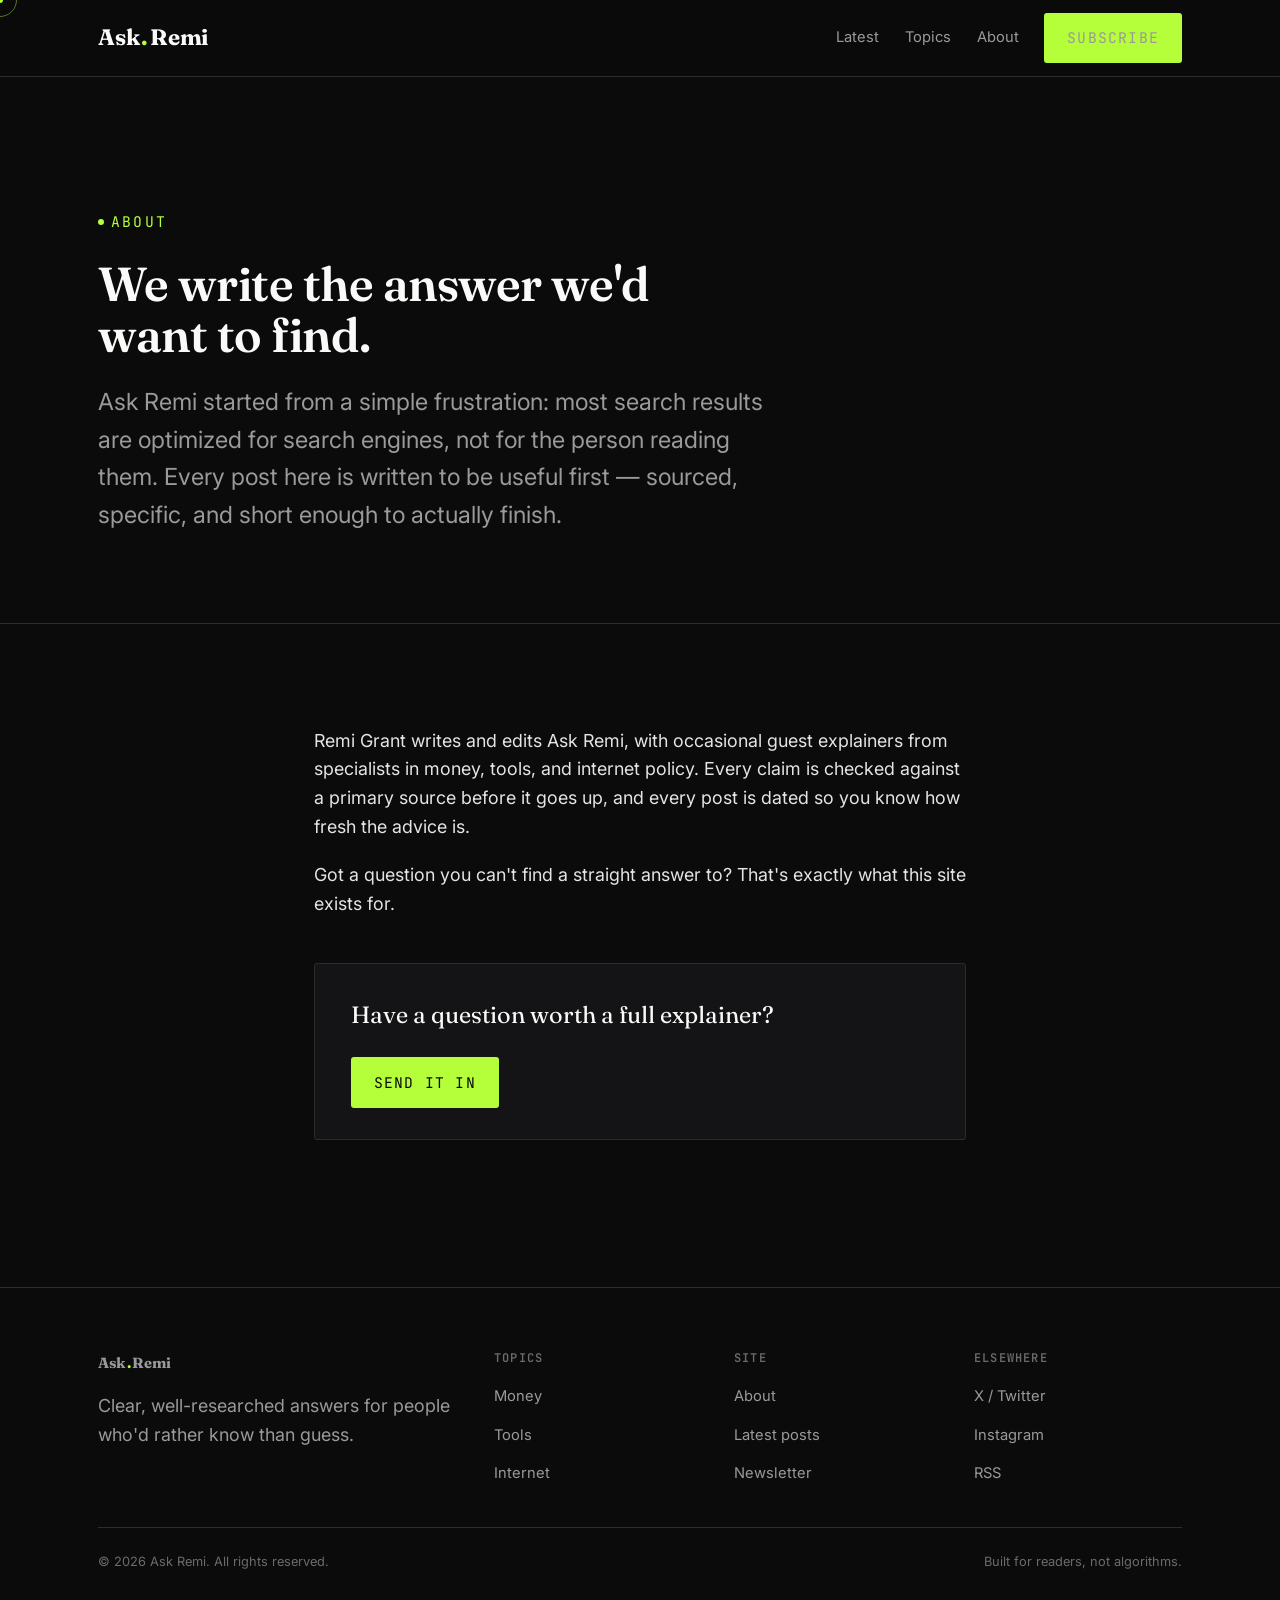
<file: about.html>
<!DOCTYPE html>
<html lang="en">
<head>
<meta charset="UTF-8">
<meta name="viewport" content="width=device-width, initial-scale=1.0">
<title>About Ask Remi — Why We Write This</title>
<meta name="description" content="Ask Remi is an independent blog answering the questions people actually search for, with clear sourcing and no filler.">
<link rel="canonical" href="https://www.askremi.com/about.html">
<link rel="icon" type="image/png" href="assets/favicon.png">
<link rel="preconnect" href="https://fonts.googleapis.com">
<link rel="preconnect" href="https://fonts.gstatic.com" crossorigin>
<link href="https://fonts.googleapis.com/css2?family=Fraunces:opsz,wght@9..144,500;9..144,600;9..144,700&family=Inter:wght@400;500;600&family=JetBrains+Mono:wght@400;500&display=swap" rel="stylesheet">
<link rel="stylesheet" href="styles.css">
</head>
<body>

<header class="site-header">
  <div class="wrap">
    <a href="index.html" class="logo" aria-label="Ask Remi home">Ask<span class="dot">.</span>Remi</a>
    <nav class="main-nav" aria-label="Primary">
      <a href="index.html#latest">Latest</a>
      <a href="index.html#topics">Topics</a>
      <a href="about.html">About</a>
      <a href="index.html#newsletter" class="btn btn-primary">Subscribe</a>
    </nav>
    <button class="nav-toggle" aria-label="Toggle menu" aria-expanded="false">☰</button>
  </div>
</header>

<main>
  <section class="hero" style="padding-bottom: clamp(2rem, 6vw, 4rem);">
    <div class="wrap">
      <span class="eyebrow">About</span>
      <h1 style="font-size: var(--step-3); max-width: 20ch; margin-top: 0.5em;">We write the answer we'd want to find.</h1>
      <p class="hero-sub" data-reveal>Ask Remi started from a simple frustration: most search results are optimized for search engines, not for the person reading them. Every post here is written to be useful first — sourced, specific, and short enough to actually finish.</p>
    </div>
  </section>

  <section class="section">
    <div class="wrap post-body" style="max-width: 68ch;">
      <p data-reveal>Remi Grant writes and edits Ask Remi, with occasional guest explainers from specialists in money, tools, and internet policy. Every claim is checked against a primary source before it goes up, and every post is dated so you know how fresh the advice is.</p>
      <p data-reveal>Got a question you can't find a straight answer to? That's exactly what this site exists for.</p>
      <div class="post-cta" data-reveal>
        <p>Have a question worth a full explainer?</p>
        <a href="mailto:hello@askremi.com" class="btn btn-primary">Send it in</a>
      </div>
    </div>
  </section>
</main>

<footer class="site-footer">
  <div class="wrap">
    <div class="footer-grid">
      <div>
        <a href="index.html" class="logo" aria-label="Ask Remi home">Ask<span class="dot">.</span>Remi</a>
        <p style="margin-top:1rem; max-width:32ch;">Clear, well-researched answers for people who'd rather know than guess.</p>
      </div>
      <div>
        <h4>Topics</h4>
        <ul>
          <li><a href="index.html#topics">Money</a></li>
          <li><a href="index.html#topics">Tools</a></li>
          <li><a href="index.html#topics">Internet</a></li>
        </ul>
      </div>
      <div>
        <h4>Site</h4>
        <ul>
          <li><a href="about.html">About</a></li>
          <li><a href="index.html#latest">Latest posts</a></li>
          <li><a href="index.html#newsletter">Newsletter</a></li>
        </ul>
      </div>
      <div>
        <h4>Elsewhere</h4>
        <ul>
          <li><a href="#">X / Twitter</a></li>
          <li><a href="#">Instagram</a></li>
          <li><a href="#">RSS</a></li>
        </ul>
      </div>
    </div>
    <div class="footer-bottom">
      <span>© 2026 Ask Remi. All rights reserved.</span>
      <span>Built for readers, not algorithms.</span>
    </div>
  </div>
</footer>

<script src="script.js"></script>
</body>
</html>
</file>
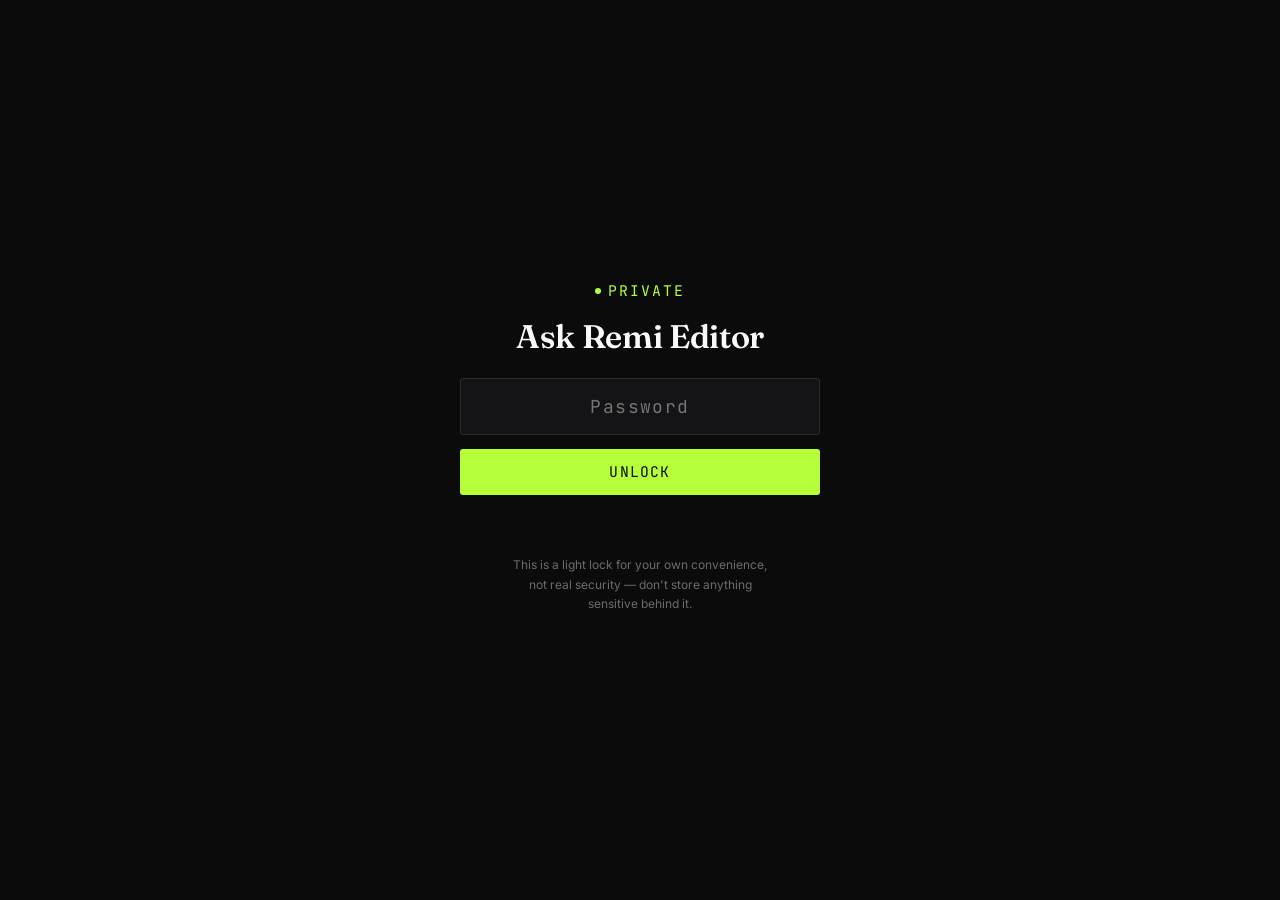
<file: editor.html>
<!DOCTYPE html>
<html lang="en">
<head>
<meta charset="UTF-8">
<meta name="viewport" content="width=device-width, initial-scale=1.0">
<title>Editor — Ask Remi</title>
<meta name="robots" content="noindex, nofollow">
<link rel="preconnect" href="https://fonts.googleapis.com">
<link rel="preconnect" href="https://fonts.gstatic.com" crossorigin>
<link href="https://fonts.googleapis.com/css2?family=Fraunces:opsz,wght@9..144,500;9..144,600;9..144,700&family=Inter:wght@400;500;600&family=JetBrains+Mono:wght@400;500&display=swap" rel="stylesheet">
<link rel="stylesheet" href="styles.css">
<link rel="stylesheet" href="editor.css">
</head>
<body class="editor-body">

<!-- ============================================================
     PASSWORD GATE — client-side only. This is a soft lock to keep
     casual visitors out, not real security (the password is
     readable in this page's source by anyone who looks). Don't
     rely on this alone for anything sensitive.
     ============================================================ -->
<div class="gate" id="gate">
  <div class="gate-box">
    <span class="eyebrow">Private</span>
    <h1>Ask Remi Editor</h1>
    <input type="password" id="gate-password" placeholder="Password" autocomplete="off">
    <button class="btn btn-primary" id="gate-submit">Unlock</button>
    <div class="gate-error" id="gate-error"></div>
    <p class="gate-note">This is a light lock for your own convenience, not real security — don't store anything sensitive behind it.</p>
  </div>
</div>

<!-- ============================================================
     EDITOR APP
     ============================================================ -->
<div class="editor-app" id="app">

  <div class="editor-topbar">
    <span class="logo">Ask<span class="dot">.</span>Remi <span style="color:var(--grey-500); font-size:0.7rem; font-family:var(--font-mono); text-transform:uppercase; letter-spacing:.08em;">Editor</span></span>
    <div class="editor-actions">
      <button class="btn btn-ghost" id="btn-preview">Preview</button>
      <button class="btn btn-primary" id="btn-export">Export HTML</button>
    </div>
  </div>

  <div class="format-bar">
    <button data-cmd="bold" title="Bold selected text"><strong>B</strong></button>
    <button data-cmd="italic" title="Italicize selected text"><em>I</em></button>
    <button data-cmd="link" title="Turn selected text into a link">🔗</button>
    <div class="sep"></div>
    <span class="hint">Select text in any block, then click a button above</span>
  </div>

  <div class="editor-layout">

    <!-- ---------------- SIDEBAR: block palette ---------------- -->
    <aside class="editor-sidebar">
      <h4>Text</h4>
      <div class="palette-item" draggable="true" data-type="heading1"><span class="ic">H1</span> Heading 1</div>
      <div class="palette-item" draggable="true" data-type="heading2"><span class="ic">H2</span> Heading 2</div>
      <div class="palette-item" draggable="true" data-type="heading3"><span class="ic">H3</span> Heading 3</div>
      <div class="palette-item" draggable="true" data-type="heading4"><span class="ic">H4</span> Heading 4</div>
      <div class="palette-item" draggable="true" data-type="paragraph"><span class="ic">¶</span> Paragraph</div>
      <div class="palette-item" draggable="true" data-type="quote"><span class="ic">"</span> Quote</div>

      <h4>Media & Links</h4>
      <div class="palette-item" draggable="true" data-type="image"><span class="ic">▢</span> Image</div>
      <div class="palette-item" draggable="true" data-type="linkbutton"><span class="ic">→</span> Link Button</div>

      <h4>Layout</h4>
      <div class="palette-item" draggable="true" data-type="grid"><span class="ic">▦</span> Grid</div>
      <div class="palette-item" draggable="true" data-type="table"><span class="ic">▤</span> Table</div>
    </aside>

    <!-- ---------------- CANVAS ---------------- -->
    <main class="editor-canvas" id="canvas">
      <div class="canvas-empty" id="canvas-empty">Drag a block from the left onto this page to start writing — or drop one right here.</div>
    </main>

    <!-- ---------------- SETTINGS: post metadata ---------------- -->
    <aside class="editor-settings">
      <h4>Post details</h4>
      <div class="field"><label>Title</label><input id="set-title" placeholder="How AI search is changing SEO"></div>
      <div class="field"><label>URL slug (filename)</label><input id="set-slug" placeholder="how-ai-search-is-changing-seo"></div>
      <div class="field"><label>Meta description</label><textarea id="set-desc" placeholder="1–2 sentences for Google and social previews"></textarea></div>
      <div class="field"><label>Category</label><input id="set-category" placeholder="Internet / Money / Tools"></div>
      <div class="field"><label>Author</label><input id="set-author" value="Remi Grant"></div>
      <div class="field"><label>Read time</label><input id="set-readtime" placeholder="6 min read"></div>
      <div class="field"><label>Hero image URL</label><input id="set-heroimg" placeholder="images/your-photo.jpg"></div>
      <div class="field"><label>Hero image alt text</label><input id="set-heroalt" placeholder="Describe the image for accessibility"></div>
    </aside>

  </div>
</div>

<!-- ============================================================
     EXPORT MODAL
     ============================================================ -->
<div class="export-modal" id="export-modal">
  <div class="export-panel">
    <h3>Your post is ready</h3>
    <p style="color:var(--grey-300); font-size:0.85rem;">Download the file, then drop it into your <code>posts/</code> folder. Or copy the code below if you'd rather paste it yourself.</p>
    <textarea id="export-output" readonly></textarea>
    <div class="row">
      <button class="btn btn-primary" id="btn-download">Download File</button>
      <button class="btn btn-ghost" id="btn-copy">Copy Code</button>
      <button class="btn btn-ghost" id="btn-close-export">Close</button>
    </div>
  </div>
</div>

<script src="editor.js"></script>
</body>
</html>
</file>
<file: styles.css>
/* ============================================================
   ASK REMI — DESIGN SYSTEM
   A briefing-note aesthetic: black "page", neon green highlighter
   ink used the way an editor marks up a page that matters.
   ============================================================ */

:root {
  /* Color */
  --bg: #0b0b0c;
  --bg-panel: #141416;
  --surface: #1a1a1c;
  --hairline: #2c2c2e;
  --white: #fafaf9;
  --grey-100: #e4e4e2;
  --grey-300: #9a9a9c;
  --grey-500: #6b6b6e;
  --grey-700: #3a3a3c;
  --accent: #b4ff39;       /* neon green — the highlighter */
  --accent-dim: #8fe013;   /* for AA contrast on light backgrounds */
  --accent-soft: rgba(180, 255, 57, 0.12);

  /* Type */
  --font-display: "Fraunces", "Iowan Old Style", Georgia, serif;
  --font-body: "Inter", -apple-system, BlinkMacSystemFont, "Segoe UI", sans-serif;
  --font-mono: "JetBrains Mono", "SF Mono", Menlo, monospace;

  /* Scale */
  --step--1: clamp(0.83rem, 0.8rem + 0.15vw, 0.95rem);
  --step-0: clamp(1rem, 0.96rem + 0.2vw, 1.125rem);
  --step-1: clamp(1.25rem, 1.15rem + 0.4vw, 1.5rem);
  --step-2: clamp(1.6rem, 1.4rem + 0.8vw, 2.1rem);
  --step-3: clamp(2.1rem, 1.7rem + 1.6vw, 3.2rem);
  --step-4: clamp(2.8rem, 2.1rem + 3vw, 5rem);

  /* Layout */
  --max-w: 1180px;
  --gutter: clamp(1.25rem, 4vw, 3rem);
  --radius: 3px;

  /* Motion */
  --ease: cubic-bezier(0.22, 1, 0.36, 1);
  --dur: 0.6s;
}

* { box-sizing: border-box; }
html { scroll-behavior: smooth; }

@media (prefers-reduced-motion: reduce) {
  html { scroll-behavior: auto; }
  *, *::before, *::after {
    animation-duration: 0.001ms !important;
    animation-iteration-count: 1 !important;
    transition-duration: 0.001ms !important;
    scroll-behavior: auto !important;
  }
}

body {
  margin: 0;
  background: var(--bg);
  color: var(--white);
  font-family: var(--font-body);
  font-size: var(--step-0);
  line-height: 1.6;
  -webkit-font-smoothing: antialiased;
}

img { max-width: 100%; display: block; }

a { color: inherit; text-decoration: none; }

::selection { background: var(--accent); color: var(--bg); }

:focus-visible {
  outline: 2px solid var(--accent);
  outline-offset: 3px;
}

.wrap {
  max-width: var(--max-w);
  margin-inline: auto;
  padding-inline: var(--gutter);
}

h1, h2, h3, h4 {
  font-family: var(--font-display);
  font-weight: 600;
  line-height: 1.08;
  margin: 0;
  letter-spacing: -0.01em;
}

p { color: var(--grey-300); margin: 0 0 1.1em; }

.eyebrow {
  font-family: var(--font-mono);
  font-size: var(--step--1);
  text-transform: uppercase;
  letter-spacing: 0.14em;
  color: var(--accent);
  display: inline-flex;
  align-items: center;
  gap: 0.5em;
}
.eyebrow::before {
  content: "";
  width: 6px;
  height: 6px;
  background: var(--accent);
  border-radius: 50%;
  display: inline-block;
}

/* ---------------- Header ---------------- */
.site-header {
  position: sticky;
  top: 0;
  z-index: 50;
  background: rgba(11, 11, 12, 0.86);
  backdrop-filter: blur(10px);
  border-bottom: 1px solid var(--hairline);
}
.site-header .wrap {
  display: flex;
  align-items: center;
  justify-content: space-between;
  height: 76px;
}
.logo {
  font-family: var(--font-display);
  font-size: 1.4rem;
  font-weight: 700;
  letter-spacing: -0.01em;
  display: flex;
  align-items: baseline;
  gap: 2px;
}
.logo .dot { color: var(--accent); }

.main-nav {
  display: flex;
  align-items: center;
  gap: clamp(1rem, 2vw, 2.25rem);
}
.main-nav a {
  font-size: var(--step--1);
  color: var(--grey-300);
  transition: color 0.25s var(--ease);
  position: relative;
}
.main-nav a:not(.btn):hover { color: var(--white); }
.main-nav a:not(.btn)::after {
  content: "";
  position: absolute;
  left: 0; bottom: -6px;
  width: 0; height: 1px;
  background: var(--accent);
  transition: width 0.3s var(--ease);
}
.main-nav a:not(.btn):hover::after { width: 100%; }

.nav-toggle {
  display: none;
  background: none;
  border: 1px solid var(--hairline);
  color: var(--white);
  width: 40px; height: 40px;
  border-radius: var(--radius);
  cursor: pointer;
}

/* ---------------- Buttons / CTA ---------------- */
.btn {
  display: inline-flex;
  align-items: center;
  gap: 0.5em;
  font-family: var(--font-mono);
  font-size: var(--step--1);
  text-transform: uppercase;
  letter-spacing: 0.08em;
  padding: 0.85em 1.5em;
  border-radius: var(--radius);
  border: 1px solid transparent;
  cursor: pointer;
  transition: transform 0.25s var(--ease), background 0.25s var(--ease), color 0.25s var(--ease), border-color .25s var(--ease);
}
.btn-primary {
  background: var(--accent);
  color: #0b0b0c;
}
.btn-primary:hover { background: #c6ff66; }
.btn.is-magnetic { transition: transform 0.15s ease-out, background 0.25s var(--ease), color 0.25s var(--ease), border-color 0.25s var(--ease); }
.btn-ghost {
  border-color: var(--hairline);
  color: var(--white);
}
.btn-ghost:hover { border-color: var(--accent); color: var(--accent); }

/* Ensure .btn-primary keeps readable text and no underline even when inside
   .post-body or .post-cta where a more-specific rule may target anchors. */
.post-body .btn-primary,
.post-body .btn-primary:hover,
.post-body .btn-primary:focus,
.post-cta .btn-primary,
.post-cta .btn-primary:hover,
.post-cta .btn-primary:focus {
  color: #0b0b0c;
  text-decoration: none;
}

/* ---------------- Hero ---------------- */
.hero {
  padding: clamp(4rem, 10vw, 8rem) 0 clamp(3rem, 8vw, 6rem);
  border-bottom: 1px solid var(--hairline);
  position: relative;
  overflow: hidden;
}
.hero-grid {
  display: grid;
  grid-template-columns: 1.3fr 0.7fr;
  gap: clamp(2rem, 5vw, 4rem);
  align-items: end;
}
.hero h1 {
  font-size: var(--step-4);
  margin-top: 0.4em;
}
.hero .mark {
  position: relative;
  white-space: nowrap;
}
.hero .mark::after {
  content: "";
  position: absolute;
  left: -2%; right: -2%; bottom: 0.06em;
  height: 0.34em;
  background: var(--accent);
  z-index: -1;
  transform-origin: left;
  transform: scaleX(0);
  animation: markIn 0.9s var(--ease) 0.5s forwards;
}
@keyframes markIn { to { transform: scaleX(1); } }

.hero-sub {
  max-width: 46ch;
  font-size: var(--step-1);
  color: var(--grey-300);
  margin-top: 1.4rem;
}
.hero-meta {
  border-left: 1px solid var(--hairline);
  padding-left: clamp(1.25rem, 3vw, 2rem);
}
.hero-meta p { color: var(--grey-500); font-size: var(--step--1); }
.hero-actions { display: flex; gap: 1rem; margin-top: 2rem; flex-wrap: wrap; }

/* ---------------- Sections ---------------- */
.section { padding: clamp(3.5rem, 8vw, 6.5rem) 0; }
.section-head {
  display: flex;
  justify-content: space-between;
  align-items: flex-end;
  gap: 2rem;
  margin-bottom: clamp(2rem, 5vw, 3rem);
  flex-wrap: wrap;
}
.section-head h2 { font-size: var(--step-3); margin-top: 0.5em; }

/* Category filter pills */
.filters { display: flex; gap: 0.6rem; flex-wrap: wrap; }
.filter-pill {
  font-family: var(--font-mono);
  font-size: 0.78rem;
  text-transform: uppercase;
  letter-spacing: 0.06em;
  padding: 0.5em 1em;
  border: 1px solid var(--hairline);
  border-radius: 999px;
  color: var(--grey-300);
  background: transparent;
  cursor: pointer;
  transition: all 0.25s var(--ease);
}
.filter-pill:hover, .filter-pill.active {
  border-color: var(--accent);
  color: var(--accent);
  background: var(--accent-soft);
}

/* Post grid + cards */
.post-grid {
  display: grid;
  grid-template-columns: repeat(3, 1fr);
  gap: clamp(1.25rem, 3vw, 2rem);
}
.post-grid.featured { grid-template-columns: 1.4fr 1fr 1fr; }
.post-grid.featured .card:first-child { grid-row: span 2; }

.card {
  background: var(--bg-panel);
  border: 1px solid var(--hairline);
  border-radius: var(--radius);
  overflow: hidden;
  display: flex;
  flex-direction: column;
  transform: perspective(900px) rotateX(var(--ry, 0deg)) rotateY(var(--rx, 0deg)) translateY(var(--ty, 0px));
  transition: transform 0.15s ease-out, border-color 0.4s var(--ease), box-shadow 0.4s var(--ease);
}
.card:hover {
  border-color: var(--grey-700);
  box-shadow: 0 20px 40px -20px rgba(180, 255, 57, 0.15);
}
.card-media {
  aspect-ratio: 16/10;
  background: linear-gradient(135deg, var(--surface), var(--bg-panel));
  position: relative;
  overflow: hidden;
}
.card-media img { width: 100%; height: 100%; object-fit: cover; transition: transform 0.6s var(--ease); }
.card:hover .card-media img { transform: scale(1.06); }
.card-body { padding: clamp(1.1rem, 2.5vw, 1.6rem); display: flex; flex-direction: column; gap: 0.7rem; flex: 1; }
.card-body h3 { font-size: var(--step-1); }
.card-body h3 a { transition: color 0.25s var(--ease); }
.card-body h3 a:hover { color: var(--accent); }
.card-excerpt { font-size: var(--step--1); margin: 0; }
.card-foot {
  margin-top: auto;
  display: flex;
  justify-content: space-between;
  font-family: var(--font-mono);
  font-size: 0.75rem;
  color: var(--grey-500);
  text-transform: uppercase;
  letter-spacing: 0.04em;
}

/* Newsletter */
.newsletter {
  background: var(--bg-panel);
  border: 1px solid var(--hairline);
  border-radius: var(--radius);
  padding: clamp(2rem, 6vw, 3.5rem);
  display: grid;
  grid-template-columns: 1.1fr 0.9fr;
  gap: 2rem;
  align-items: center;
}
.newsletter h2 { font-size: var(--step-2); }
.newsletter-form { display: flex; gap: 0.75rem; }
.newsletter-form input {
  flex: 1;
  background: var(--bg);
  border: 1px solid var(--hairline);
  border-radius: var(--radius);
  padding: 0.9em 1.1em;
  color: var(--white);
  font-family: var(--font-body);
  font-size: var(--step--1);
}
.newsletter-form input:focus { border-color: var(--accent); outline: none; }
.newsletter-note { font-size: 0.78rem; color: var(--grey-500); margin-top: 0.6rem; }

/* Footer */
.site-footer {
  border-top: 1px solid var(--hairline);
  padding: clamp(2.5rem, 6vw, 4rem) 0 2rem;
}
.footer-grid {
  display: grid;
  grid-template-columns: 1.4fr 0.8fr 0.8fr 0.8fr;
  gap: 2rem;
  padding-bottom: 2.5rem;
  border-bottom: 1px solid var(--hairline);
}
.footer-grid h4 {
  font-family: var(--font-mono);
  font-size: 0.75rem;
  text-transform: uppercase;
  letter-spacing: 0.1em;
  color: var(--grey-500);
  margin-bottom: 1rem;
}
.footer-grid ul { list-style: none; margin: 0; padding: 0; display: flex; flex-direction: column; gap: 0.6rem; }
.footer-grid a { color: var(--grey-300); font-size: var(--step--1); transition: color 0.25s var(--ease); }
.footer-grid a:hover { color: var(--accent); }
.footer-bottom {
  display: flex;
  justify-content: space-between;
  align-items: center;
  padding-top: 1.5rem;
  font-size: 0.8rem;
  color: var(--grey-500);
  flex-wrap: wrap;
  gap: 1rem;
}

/* ---------------- Scroll reveal utility ---------------- */
[data-reveal] {
  opacity: 0;
  transform: translateY(24px);
  transition: opacity 0.8s var(--ease), transform 0.8s var(--ease);
}
[data-reveal].is-visible { opacity: 1; transform: translateY(0); }
[data-reveal-group] > * { transition-delay: calc(var(--i, 0) * 90ms); }

/* ---------------- Post/article page ---------------- */
.post-hero {
  padding: clamp(2.5rem, 6vw, 4.5rem) 0 0;
}
.post-hero .eyebrow { margin-bottom: 1rem; }
.post-hero h1 { font-size: var(--step-4); max-width: 22ch; }
.post-meta {
  display: flex;
  align-items: center;
  gap: 1.5rem;
  margin-top: 1.75rem;
  padding-bottom: 1.75rem;
  border-bottom: 1px solid var(--hairline);
  font-family: var(--font-mono);
  font-size: 0.8rem;
  color: var(--grey-500);
  flex-wrap: wrap;
}
.post-hero-media {
  margin-top: 2rem;
  aspect-ratio: 21/9;
  background: var(--bg-panel);
  border-radius: var(--radius);
  overflow: hidden;
}
.post-hero-media img { width: 100%; height: 100%; object-fit: cover; }

.post-layout {
  display: grid;
  grid-template-columns: 1fr 220px;
  gap: clamp(2rem, 5vw, 4rem);
  padding: clamp(2.5rem, 6vw, 4rem) 0;
}
.post-body { max-width: 68ch; font-size: var(--step-0); }
.post-body h2 { font-size: var(--step-2); margin-top: 2em; margin-bottom: 0.6em; }
.post-body h3 { font-size: var(--step-1); margin-top: 1.6em; margin-bottom: 0.5em; }
.post-body p { color: var(--grey-100); }
.post-body a { color: var(--accent); text-decoration: underline; text-decoration-color: var(--accent-soft); text-underline-offset: 3px; }
.post-body blockquote {
  margin: 2em 0;
  padding: 0.2em 0 0.2em 1.5em;
  border-left: 2px solid var(--accent);
  font-family: var(--font-display);
  font-size: var(--step-1);
  color: var(--white);
  font-style: italic;
}
.post-body figure { margin: 2.2em 0; }
.post-body ul, .post-body ol { margin: 0 0 1.4em; padding-left: 1.4em; color: var(--grey-100); }
.post-body ul li, .post-body ol li { margin-bottom: 0.6em; }
.post-body ul li::marker { color: var(--accent); }
.post-body strong { color: var(--white); }
.post-body figure img { border-radius: var(--radius); }
.post-body figcaption { font-family: var(--font-mono); font-size: 0.78rem; color: var(--grey-500); margin-top: 0.6em; }
.post-body .video-embed { position: relative; padding-top: 56.25%; margin: 2.2em 0; border-radius: var(--radius); overflow: hidden; }
.post-body .video-embed iframe { position: absolute; inset: 0; width: 100%; height: 100%; border: 0; }
.post-cta {
  margin: 2.5em 0;
  padding: 1.75em 2em;
  background: var(--bg-panel);
  border: 1px solid var(--hairline);
  border-radius: var(--radius);
  display: flex;
  align-items: center;
  justify-content: space-between;
  gap: 1.5rem;
  flex-wrap: wrap;
}
.post-cta p { margin: 0; color: var(--white); font-family: var(--font-display); font-size: var(--step-1); }

.post-sidebar { position: sticky; top: 100px; align-self: start; height: fit-content; }
.share-list { display: flex; flex-direction: column; gap: 0.75rem; margin-top: 1rem; }
.share-list a {
  font-family: var(--font-mono);
  font-size: 0.78rem;
  text-transform: uppercase;
  letter-spacing: 0.06em;
  color: var(--grey-300);
  display: flex; align-items: center; gap: 0.6em;
  transition: color 0.25s var(--ease);
}
.share-list a:hover { color: var(--accent); }

.related {
  border-top: 1px solid var(--hairline);
  padding: clamp(3rem, 7vw, 5rem) 0;
}

/* ---------------- Scroll progress bar ---------------- */
.scroll-progress {
  position: fixed;
  top: 0; left: 0;
  height: 3px;
  width: 0%;
  background: linear-gradient(90deg, var(--accent), #eaffb8);
  box-shadow: 0 0 12px var(--accent-soft);
  z-index: 100;
  will-change: width;
}

/* ---------------- Custom cursor ---------------- */
.cursor-dot, .cursor-ring {
  position: fixed;
  top: 0; left: 0;
  pointer-events: none;
  border-radius: 50%;
  z-index: 99;
  transform: translate(-50%, -50%);
  will-change: transform;
}
.cursor-dot {
  width: 6px; height: 6px;
  background: var(--accent);
}
.cursor-ring {
  width: 34px; height: 34px;
  border: 1px solid var(--accent);
  opacity: 0.45;
  transition: width 0.25s var(--ease), height 0.25s var(--ease), opacity 0.25s var(--ease), background 0.25s var(--ease);
}
.cursor-ring.is-active {
  width: 56px; height: 56px;
  opacity: 0.9;
  background: var(--accent-soft);
}
/* Hide the custom cursor on touch devices and respect reduced motion */
@media (pointer: coarse), (prefers-reduced-motion: reduce) {
  .cursor-dot, .cursor-ring, .scroll-progress { display: none; }
}

/* ---------------- Parallax hook ---------------- */
[data-parallax] { will-change: transform; }

/* ---------------- Responsive ---------------- */
@media (max-width: 900px) {
  .hero-grid { grid-template-columns: 1fr; }
  .hero-meta { border-left: none; border-top: 1px solid var(--hairline); padding-left: 0; padding-top: 1.5rem; }
  .post-grid, .post-grid.featured { grid-template-columns: 1fr 1fr; }
  .post-grid.featured .card:first-child { grid-column: span 2; grid-row: span 1; }
  .newsletter { grid-template-columns: 1fr; }
  .footer-grid { grid-template-columns: 1fr 1fr; }
  .post-layout { grid-template-columns: 1fr; }
  .post-sidebar { position: static; order: -1; }
}

@media (max-width: 640px) {
  .main-nav { position: fixed; inset: 76px 0 0 0; background: var(--bg); flex-direction: column; align-items: flex-start; padding: 2rem var(--gutter); gap: 1.5rem; transform: translateX(100%); tr[...]
  .main-nav.open { transform: translateX(0); }
  .nav-toggle { display: block; }
  .post-grid, .post-grid.featured { grid-template-columns: 1fr; }
  .footer-grid { grid-template-columns: 1fr 1fr; }
}
</file>
<file: editor.css>
/* ============================================================
   ASK REMI — EDITOR CHROME
   Styles specific to editor.html. The site's own styles.css is
   loaded alongside this so post-body content previews accurately.
   ============================================================ */

.editor-body { background: var(--bg); min-height: 100vh; }

/* ---------------- Password gate ---------------- */
.gate {
  position: fixed;
  inset: 0;
  background: var(--bg);
  display: flex;
  align-items: center;
  justify-content: center;
  z-index: 999;
}
.gate-box {
  width: min(360px, 88vw);
  text-align: center;
}
.gate-box .eyebrow { justify-content: center; margin-bottom: 1rem; }
.gate-box h1 { font-size: var(--step-2); margin-bottom: 1.5rem; }
.gate-box input {
  width: 100%;
  background: var(--bg-panel);
  border: 1px solid var(--hairline);
  border-radius: var(--radius);
  padding: 0.9em 1.1em;
  color: var(--white);
  font-family: var(--font-mono);
  font-size: var(--step-0);
  text-align: center;
  letter-spacing: 0.08em;
}
.gate-box input:focus { outline: none; border-color: var(--accent); }
.gate-box .btn { width: 100%; justify-content: center; margin-top: 0.85rem; }
.gate-error {
  color: #ff6b6b;
  font-family: var(--font-mono);
  font-size: 0.78rem;
  margin-top: 0.85rem;
  min-height: 1.2em;
}
.gate-note {
  margin-top: 2rem;
  color: var(--grey-500);
  font-size: 0.75rem;
  max-width: 32ch;
  margin-inline: auto;
}
.shake { animation: shake 0.4s; }
@keyframes shake {
  0%, 100% { transform: translateX(0); }
  20%, 60% { transform: translateX(-6px); }
  40%, 80% { transform: translateX(6px); }
}

/* ---------------- App shell ---------------- */
.editor-app { display: none; }
.editor-app.is-visible { display: block; }

.editor-topbar {
  position: sticky;
  top: 0;
  z-index: 40;
  background: rgba(11,11,12,0.92);
  backdrop-filter: blur(10px);
  border-bottom: 1px solid var(--hairline);
  padding: 0.85rem 1.25rem;
  display: flex;
  align-items: center;
  justify-content: space-between;
  gap: 1rem;
  flex-wrap: wrap;
}
.editor-topbar .logo { font-size: 1.1rem; }
.editor-actions { display: flex; gap: 0.6rem; flex-wrap: wrap; }
.editor-actions .btn { padding: 0.65em 1.1em; font-size: 0.72rem; }

/* ---------------- Text formatting toolbar ---------------- */
.format-bar {
  position: sticky;
  top: 62px;
  z-index: 35;
  background: var(--bg-panel);
  border-bottom: 1px solid var(--hairline);
  padding: 0.6rem 1.25rem;
  display: flex;
  gap: 0.4rem;
  align-items: center;
}
.format-bar button {
  width: 34px; height: 34px;
  border-radius: var(--radius);
  border: 1px solid var(--hairline);
  background: var(--bg);
  color: var(--grey-100);
  font-family: var(--font-mono);
  font-size: 0.85rem;
  cursor: pointer;
  transition: all 0.2s var(--ease);
}
.format-bar button:hover { border-color: var(--accent); color: var(--accent); }
.format-bar .sep { width: 1px; height: 22px; background: var(--hairline); margin: 0 0.3rem; }
.format-bar .hint { color: var(--grey-500); font-size: 0.72rem; font-family: var(--font-mono); margin-left: auto; }

/* ---------------- Layout: sidebar + canvas + settings ---------------- */
.editor-layout {
  display: grid;
  grid-template-columns: 220px 1fr 280px;
  min-height: calc(100vh - 62px);
}

.editor-sidebar, .editor-settings {
  padding: 1.5rem 1.1rem;
  border-right: 1px solid var(--hairline);
}
.editor-settings { border-right: none; border-left: 1px solid var(--hairline); overflow-y: auto; max-height: calc(100vh - 62px); position: sticky; top: 108px; }

.editor-sidebar h4, .editor-settings h4 {
  font-family: var(--font-mono);
  font-size: 0.7rem;
  text-transform: uppercase;
  letter-spacing: 0.1em;
  color: var(--grey-500);
  margin: 1.4rem 0 0.7rem;
}
.editor-sidebar h4:first-child, .editor-settings h4:first-child { margin-top: 0; }

.palette-item {
  display: flex;
  align-items: center;
  gap: 0.6rem;
  padding: 0.65em 0.8em;
  margin-bottom: 0.5rem;
  border: 1px solid var(--hairline);
  border-radius: var(--radius);
  background: var(--bg-panel);
  cursor: grab;
  font-size: 0.85rem;
  color: var(--grey-100);
  transition: border-color 0.2s var(--ease), color 0.2s var(--ease);
}
.palette-item:hover { border-color: var(--accent); color: var(--accent); }
.palette-item:active { cursor: grabbing; }
.palette-item .ic { color: var(--accent); font-family: var(--font-mono); width: 1.4em; }

/* Settings fields */
.field { margin-bottom: 1.1rem; }
.field label {
  display: block;
  font-family: var(--font-mono);
  font-size: 0.7rem;
  text-transform: uppercase;
  letter-spacing: 0.06em;
  color: var(--grey-500);
  margin-bottom: 0.4rem;
}
.field input, .field textarea, .field select {
  width: 100%;
  background: var(--bg-panel);
  border: 1px solid var(--hairline);
  border-radius: var(--radius);
  padding: 0.6em 0.75em;
  color: var(--white);
  font-family: var(--font-body);
  font-size: 0.85rem;
}
.field input:focus, .field textarea:focus, .field select:focus { outline: none; border-color: var(--accent); }
.field textarea { resize: vertical; min-height: 60px; }

/* ---------------- Canvas ---------------- */
.editor-canvas {
  padding: 2.5rem clamp(1.5rem, 4vw, 4rem);
  max-width: 780px;
  margin: 0 auto;
}
.canvas-empty {
  border: 1px dashed var(--hairline);
  border-radius: var(--radius);
  padding: 3rem 1.5rem;
  text-align: center;
  color: var(--grey-500);
  font-size: 0.85rem;
}
.canvas-drop-line {
  height: 3px;
  background: var(--accent);
  border-radius: 2px;
  margin: 0.4rem 0;
  box-shadow: 0 0 8px var(--accent-soft);
}

.editor-block {
  position: relative;
  border: 1px solid transparent;
  border-radius: var(--radius);
  padding: 0.6rem 0.75rem 0.9rem;
  margin-bottom: 0.4rem;
  transition: border-color 0.2s var(--ease), background 0.2s var(--ease);
}
.editor-block:hover { border-color: var(--hairline); background: rgba(255,255,255,0.015); }
.editor-block.is-dragging { opacity: 0.35; }

.block-bar {
  display: flex;
  align-items: center;
  gap: 0.5rem;
  opacity: 0;
  transition: opacity 0.2s var(--ease);
  margin-bottom: 0.4rem;
  height: 22px;
}
.editor-block:hover .block-bar { opacity: 1; }
.block-bar .handle {
  cursor: grab;
  color: var(--grey-500);
  font-size: 0.9rem;
  user-select: none;
}
.block-bar .type-tag {
  font-family: var(--font-mono);
  font-size: 0.65rem;
  text-transform: uppercase;
  letter-spacing: 0.06em;
  color: var(--grey-500);
}
.block-bar select {
  background: var(--bg-panel);
  border: 1px solid var(--hairline);
  color: var(--grey-100);
  font-size: 0.7rem;
  border-radius: var(--radius);
  padding: 0.15em 0.4em;
}
.block-bar .mini-btn {
  border: 1px solid var(--hairline);
  background: var(--bg-panel);
  color: var(--grey-300);
  border-radius: var(--radius);
  width: 22px; height: 22px;
  font-size: 0.7rem;
  cursor: pointer;
}
.block-bar .mini-btn:hover { border-color: var(--accent); color: var(--accent); }
.block-bar .del { margin-left: auto; }
.block-bar .del:hover { border-color: #ff6b6b; color: #ff6b6b; }

.editable {
  outline: none;
  min-height: 1.4em;
}
.editable:empty::before {
  content: attr(data-placeholder);
  color: var(--grey-500);
}

.block-image-fields, .block-link-fields { display: grid; gap: 0.5rem; }
.block-image-fields input, .block-link-fields input {
  background: var(--bg-panel);
  border: 1px solid var(--hairline);
  border-radius: var(--radius);
  padding: 0.55em 0.75em;
  color: var(--white);
  font-size: 0.8rem;
}
.block-image-preview {
  margin-top: 0.5rem;
  border-radius: var(--radius);
  overflow: hidden;
  border: 1px solid var(--hairline);
  aspect-ratio: 16/9;
  background: var(--bg-panel);
  display: flex; align-items: center; justify-content: center;
  color: var(--grey-500);
  font-size: 0.75rem;
}
.block-image-preview img { width: 100%; height: 100%; object-fit: cover; }

.grid-cols-toggle, .table-controls { display: flex; gap: 0.4rem; margin-bottom: 0.5rem; }
.table-controls button, .grid-cols-toggle button {
  border: 1px solid var(--hairline);
  background: var(--bg-panel);
  color: var(--grey-300);
  border-radius: var(--radius);
  padding: 0.25em 0.7em;
  font-size: 0.72rem;
  cursor: pointer;
}
.table-controls button:hover, .grid-cols-toggle button:hover { border-color: var(--accent); color: var(--accent); }

/* ---------------- Export panel ---------------- */
.export-modal {
  position: fixed;
  inset: 0;
  background: rgba(0,0,0,0.7);
  display: none;
  align-items: center;
  justify-content: center;
  z-index: 200;
  padding: 2rem;
}
.export-modal.is-open { display: flex; }
.export-panel {
  background: var(--bg-panel);
  border: 1px solid var(--hairline);
  border-radius: var(--radius);
  width: min(720px, 100%);
  max-height: 85vh;
  display: flex;
  flex-direction: column;
  padding: 1.5rem;
}
.export-panel h3 { font-size: var(--step-1); margin-bottom: 0.75rem; }
.export-panel textarea {
  flex: 1;
  min-height: 300px;
  background: var(--bg);
  border: 1px solid var(--hairline);
  border-radius: var(--radius);
  color: var(--grey-100);
  font-family: var(--font-mono);
  font-size: 0.72rem;
  padding: 1rem;
  margin: 0.75rem 0;
  resize: vertical;
}
.export-panel .row { display: flex; gap: 0.6rem; flex-wrap: wrap; }

@media (max-width: 1100px) {
  .editor-layout { grid-template-columns: 1fr; }
  .editor-sidebar, .editor-settings { border: none; border-bottom: 1px solid var(--hairline); position: static; max-height: none; }
}
</file>
